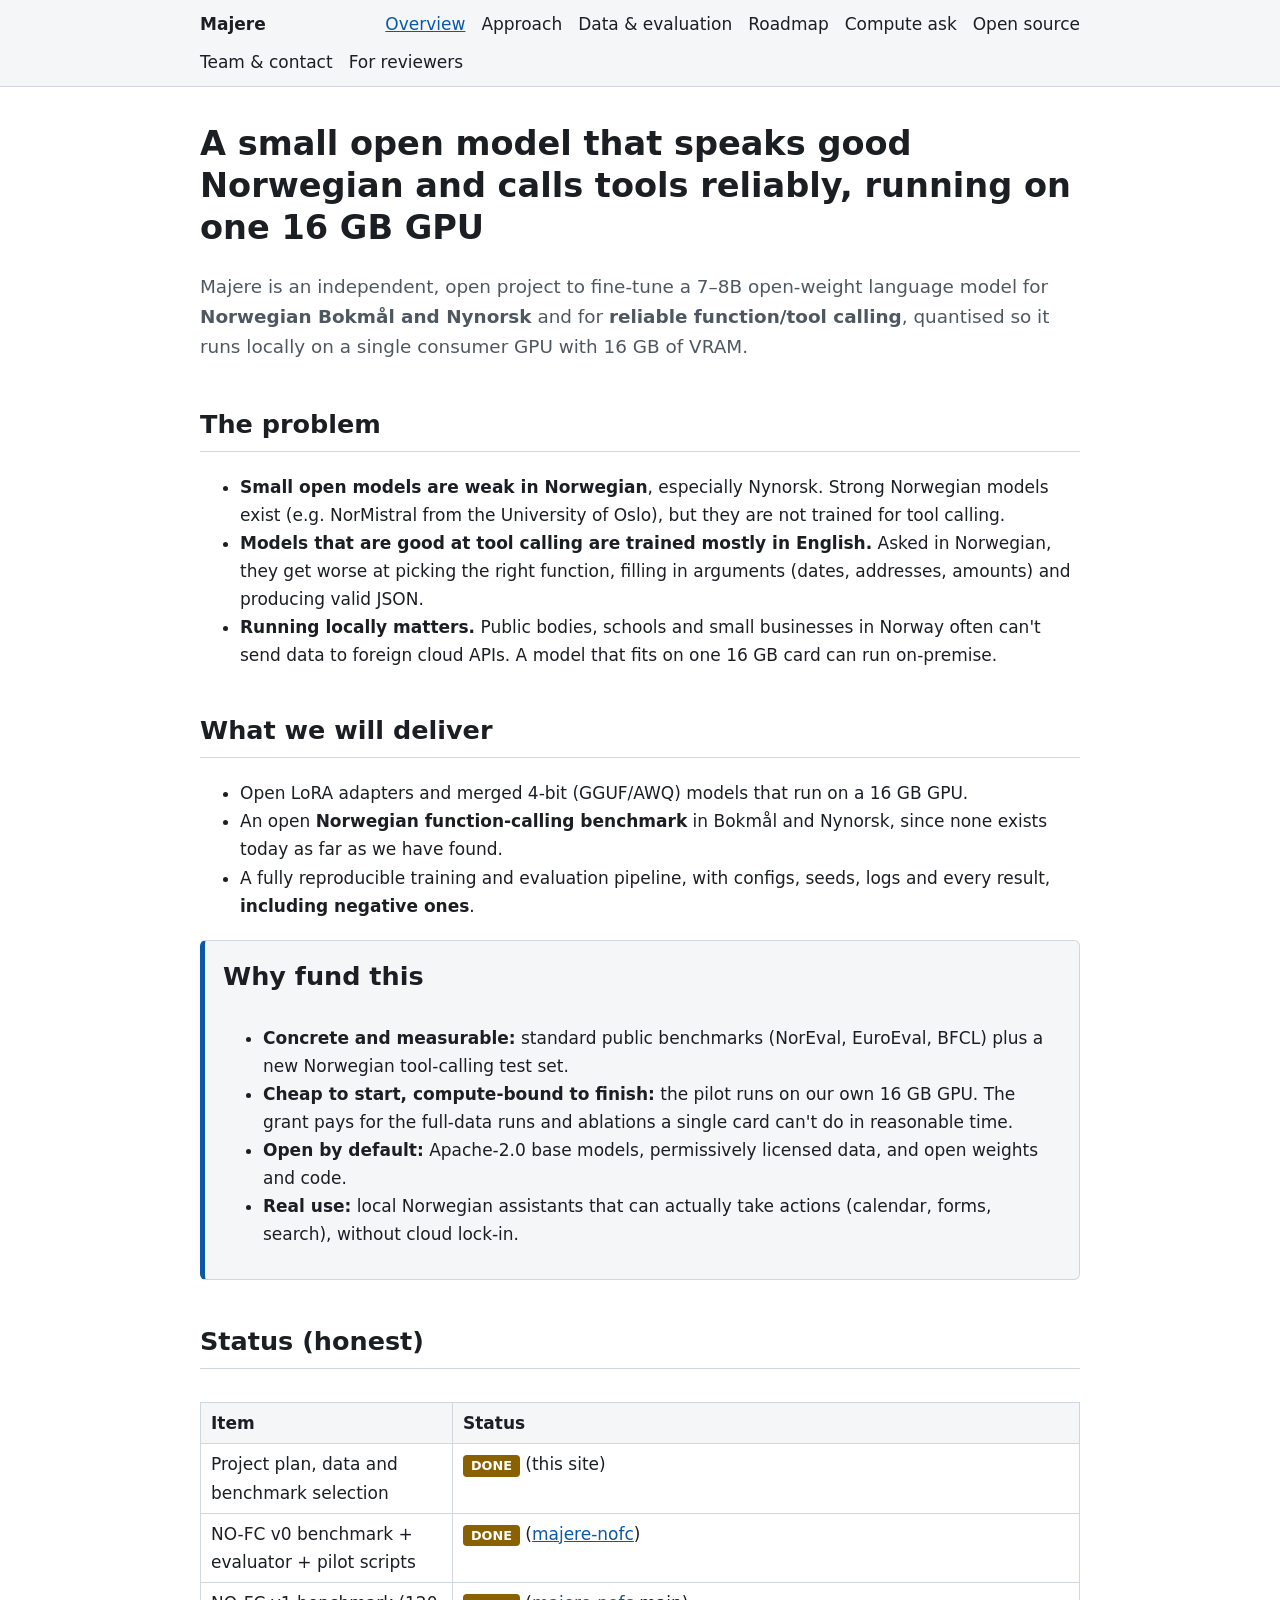
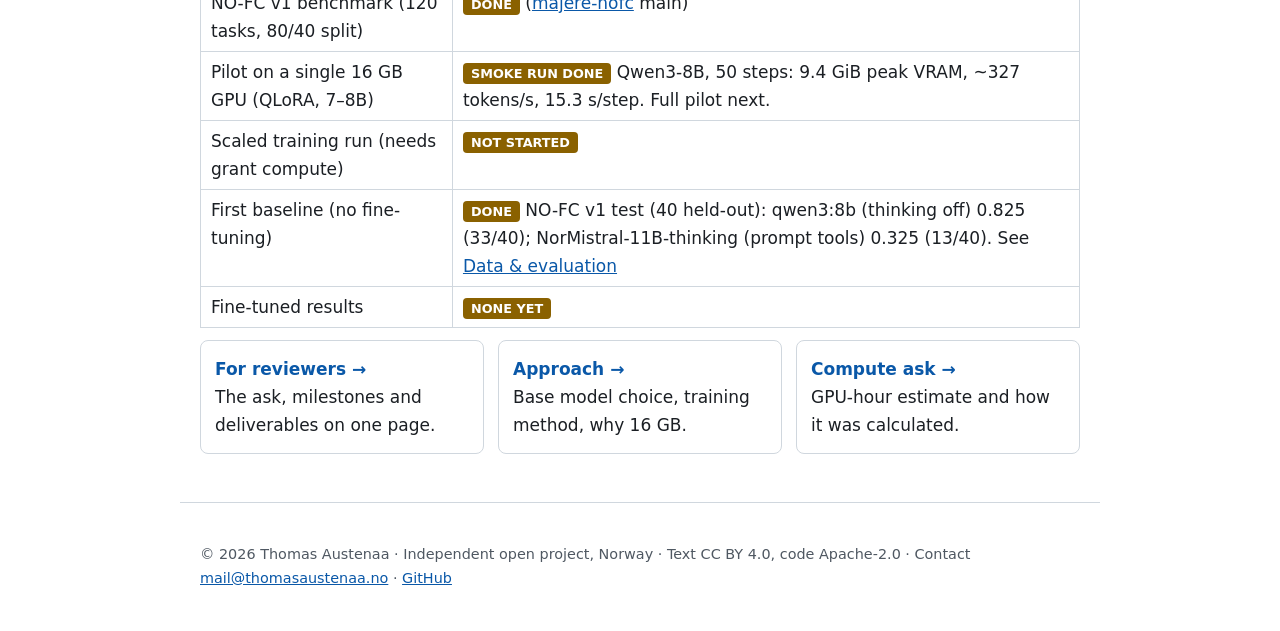
<file: index.html>
<!doctype html><html lang="en"><head><meta charset="utf-8"><meta name="viewport" content="width=device-width,initial-scale=1">
<title>Norwegian LLMs with reliable tool calling · Majere</title><meta name="description" content="Open project: fine-tuning a 7–8B open model for Norwegian (Bokmål and Nynorsk) and reliable function calling, sized to run locally on a single 16 GB GPU. Open data, open evaluation, honest compute plan."><link rel="canonical" href="https://majere.thomasaustenaa.no/">
<meta property="og:type" content="website"><meta property="og:title" content="Norwegian LLMs with reliable tool calling · Majere"><meta property="og:description" content="Open project: fine-tuning a 7–8B open model for Norwegian (Bokmål and Nynorsk) and reliable function calling, sized to run locally on a single 16 GB GPU. Open data, open evaluation, honest compute plan."><meta property="og:url" content="https://majere.thomasaustenaa.no/"><meta property="og:site_name" content="Majere"><meta name="twitter:card" content="summary">
<link rel="icon" href="favicon.svg" type="image/svg+xml"><link rel="stylesheet" href="style.css"></head>
<body><a class="skip" href="#main">Skip to content</a><header><nav aria-label="Main"><a class="brand" href="index.html">Majere</a><a href="index.html" aria-current="page">Overview</a><a href="approach.html">Approach</a><a href="evaluation.html">Data & evaluation</a><a href="roadmap.html">Roadmap</a><a href="compute.html">Compute ask</a><a href="open.html">Open source</a><a href="team.html">Team & contact</a><a href="reviewers.html">For reviewers</a></nav></header><main id="main">

<h1>A small open model that speaks good Norwegian and calls tools reliably, running on one 16 GB GPU</h1>
<p class="lead">Majere is an independent, open project to fine-tune a 7–8B open-weight language model for <b>Norwegian Bokmål and Nynorsk</b> and for <b>reliable function/tool calling</b>, quantised so it runs locally on a single consumer GPU with 16 GB of VRAM.</p>
<h2>The problem</h2>
<ul><li><b>Small open models are weak in Norwegian</b>, especially Nynorsk. Strong Norwegian models exist (e.g. NorMistral from the University of Oslo), but they are not trained for tool calling.</li>
<li><b>Models that are good at tool calling are trained mostly in English.</b> Asked in Norwegian, they get worse at picking the right function, filling in arguments (dates, addresses, amounts) and producing valid JSON.</li>
<li><b>Running locally matters.</b> Public bodies, schools and small businesses in Norway often can't send data to foreign cloud APIs. A model that fits on one 16 GB card can run on-premise.</li></ul>
<h2>What we will deliver</h2>
<ul><li>Open LoRA adapters and merged 4-bit (GGUF/AWQ) models that run on a 16 GB GPU.</li>
<li>An open <b>Norwegian function-calling benchmark</b> in Bokmål and Nynorsk, since none exists today as far as we have found.</li>
<li>A fully reproducible training and evaluation pipeline, with configs, seeds, logs and every result, <b>including negative ones</b>.</li></ul>
<div class="box"><h2 style="margin-top:0;border:0">Why fund this</h2><ul>
<li><b>Concrete and measurable:</b> standard public benchmarks (NorEval, EuroEval, BFCL) plus a new Norwegian tool-calling test set.</li>
<li><b>Cheap to start, compute-bound to finish:</b> the pilot runs on our own 16 GB GPU. The grant pays for the full-data runs and ablations a single card can't do in reasonable time.</li>
<li><b>Open by default:</b> Apache-2.0 base models, permissively licensed data, and open weights and code.</li>
<li><b>Real use:</b> local Norwegian assistants that can actually take actions (calendar, forms, search), without cloud lock-in.</li></ul></div>
<h2>Status (honest)</h2><div class="tablewrap"><table><tr><th>Item</th><th>Status</th></tr><tr><td>Project plan, data and benchmark selection</td><td><span class="tag">DONE</span> (this site)</td></tr><tr><td>NO-FC v0 benchmark + evaluator + pilot scripts</td><td><span class="tag">DONE</span> (<a href="https://github.com/tussienorway/majere-nofc">majere-nofc</a>)</td></tr><tr><td>NO-FC v1 benchmark (120 tasks, 80/40 split)</td><td><span class="tag">DONE</span> (<a href="https://github.com/tussienorway/majere-nofc">majere-nofc</a> main)</td></tr><tr><td>Pilot on a single 16 GB GPU (QLoRA, 7–8B)</td><td><span class="tag">SMOKE RUN DONE</span> Qwen3-8B, 50 steps: 9.4 GiB peak VRAM, ~327 tokens/s, 15.3 s/step. Full pilot next.</td></tr><tr><td>Scaled training run (needs grant compute)</td><td><span class="tag">NOT STARTED</span></td></tr><tr><td>First baseline (no fine-tuning)</td><td><span class="tag">DONE</span> NO-FC v1 test (40 held-out): qwen3:8b (thinking off) 0.825 (33/40); NorMistral-11B-thinking (prompt tools) 0.325 (13/40). See <a href="evaluation.html#baseline">Data &amp; evaluation</a></td></tr><tr><td>Fine-tuned results</td><td><span class="tag">NONE YET</span></td></tr></table></div>
<div class="cards"><a href="reviewers.html"><b>For reviewers →</b><br>The ask, milestones and deliverables on one page.</a><a href="approach.html"><b>Approach →</b><br>Base model choice, training method, why 16 GB.</a><a href="compute.html"><b>Compute ask →</b><br>GPU-hour estimate and how it was calculated.</a></div>
</main><footer>© 2026 Thomas Austenaa · Independent open project, Norway · Text CC BY 4.0, code Apache-2.0 · Contact <a href="mailto:mail@thomasaustenaa.no">mail@thomasaustenaa.no</a> · <a href="https://github.com/tussienorway/majere-nofc">GitHub</a></footer></body></html>
</file>
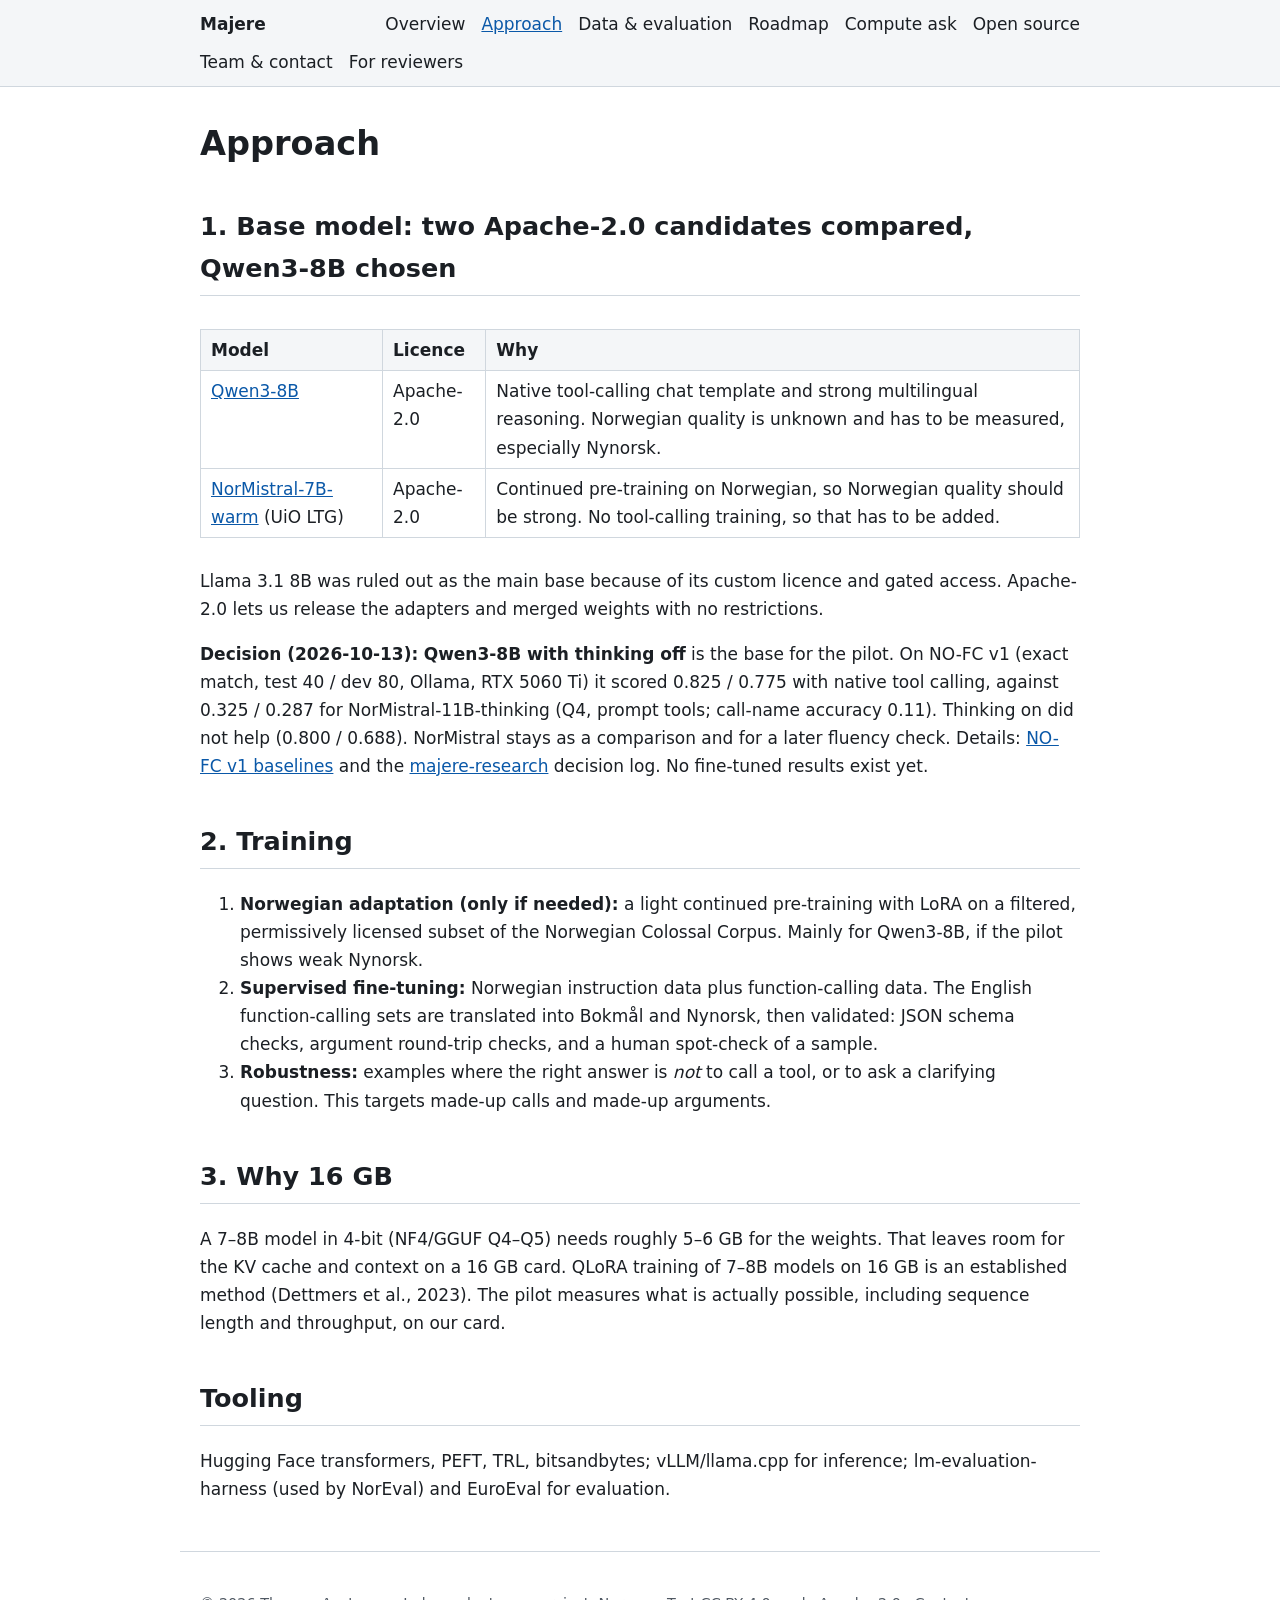
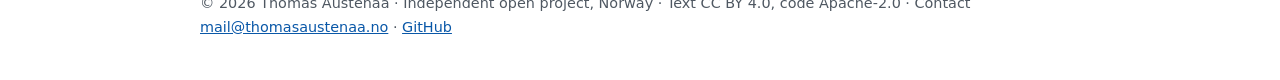
<file: approach.html>
<!doctype html><html lang="en"><head><meta charset="utf-8"><meta name="viewport" content="width=device-width,initial-scale=1">
<title>Approach · Majere</title><meta name="description" content="Open project: fine-tuning a 7–8B open model for Norwegian (Bokmål and Nynorsk) and reliable function calling, sized to run locally on a single 16 GB GPU. Open data, open evaluation, honest compute plan."><link rel="canonical" href="https://majere.thomasaustenaa.no/approach.html">
<meta property="og:type" content="website"><meta property="og:title" content="Approach · Majere"><meta property="og:description" content="Open project: fine-tuning a 7–8B open model for Norwegian (Bokmål and Nynorsk) and reliable function calling, sized to run locally on a single 16 GB GPU. Open data, open evaluation, honest compute plan."><meta property="og:url" content="https://majere.thomasaustenaa.no/approach.html"><meta property="og:site_name" content="Majere"><meta name="twitter:card" content="summary">
<link rel="icon" href="favicon.svg" type="image/svg+xml"><link rel="stylesheet" href="style.css"></head>
<body><a class="skip" href="#main">Skip to content</a><header><nav aria-label="Main"><a class="brand" href="index.html">Majere</a><a href="index.html">Overview</a><a href="approach.html" aria-current="page">Approach</a><a href="evaluation.html">Data & evaluation</a><a href="roadmap.html">Roadmap</a><a href="compute.html">Compute ask</a><a href="open.html">Open source</a><a href="team.html">Team & contact</a><a href="reviewers.html">For reviewers</a></nav></header><main id="main">

<h1>Approach</h1>
<h2>1. Base model: two Apache-2.0 candidates compared, Qwen3-8B chosen</h2>
<div class="tablewrap"><table><tr><th>Model</th><th>Licence</th><th>Why</th></tr><tr><td><a href="https://huggingface.co/Qwen/Qwen3-8B">Qwen3-8B</a></td><td>Apache-2.0</td><td>Native tool-calling chat template and strong multilingual reasoning. Norwegian quality is unknown and has to be measured, especially Nynorsk.</td></tr><tr><td><a href="https://huggingface.co/ltg/normistral-7b-warm">NorMistral-7B-warm</a> (UiO LTG)</td><td>Apache-2.0</td><td>Continued pre-training on Norwegian, so Norwegian quality should be strong. No tool-calling training, so that has to be added.</td></tr></table></div>
<p>Llama 3.1 8B was ruled out as the main base because of its custom licence and gated access. Apache-2.0 lets us release the adapters and merged weights with no restrictions. </p>
<p><b>Decision (2026-10-13):</b> <b>Qwen3-8B with thinking off</b> is the base for the pilot. On NO-FC v1 (exact match, test 40 / dev 80, Ollama, RTX 5060 Ti) it scored 0.825 / 0.775 with native tool calling, against 0.325 / 0.287 for NorMistral-11B-thinking (Q4, prompt tools; call-name accuracy 0.11). Thinking on did not help (0.800 / 0.688). NorMistral stays as a comparison and for a later fluency check. Details: <a href="evaluation.html#v1">NO-FC v1 baselines</a> and the <a href="https://github.com/tussienorway/majere-research">majere-research</a> decision log. No fine-tuned results exist yet.</p>
<h2>2. Training</h2>
<ol><li><b>Norwegian adaptation (only if needed):</b> a light continued pre-training with LoRA on a filtered, permissively licensed subset of the Norwegian Colossal Corpus. Mainly for Qwen3-8B, if the pilot shows weak Nynorsk.</li>
<li><b>Supervised fine-tuning:</b> Norwegian instruction data plus function-calling data. The English function-calling sets are translated into Bokmål and Nynorsk, then validated: JSON schema checks, argument round-trip checks, and a human spot-check of a sample.</li>
<li><b>Robustness:</b> examples where the right answer is <i>not</i> to call a tool, or to ask a clarifying question. This targets made-up calls and made-up arguments.</li></ol>
<h2>3. Why 16 GB</h2>
<p>A 7–8B model in 4-bit (NF4/GGUF Q4–Q5) needs roughly 5–6 GB for the weights. That leaves room for the KV cache and context on a 16 GB card. QLoRA training of 7–8B models on 16 GB is an established method (Dettmers et al., 2023). The pilot measures what is actually possible, including sequence length and throughput, on our card.</p>
<h2>Tooling</h2><p>Hugging Face transformers, PEFT, TRL, bitsandbytes; vLLM/llama.cpp for inference; lm-evaluation-harness (used by NorEval) and EuroEval for evaluation.</p>
</main><footer>© 2026 Thomas Austenaa · Independent open project, Norway · Text CC BY 4.0, code Apache-2.0 · Contact <a href="mailto:mail@thomasaustenaa.no">mail@thomasaustenaa.no</a> · <a href="https://github.com/tussienorway/majere-nofc">GitHub</a></footer></body></html>
</file>
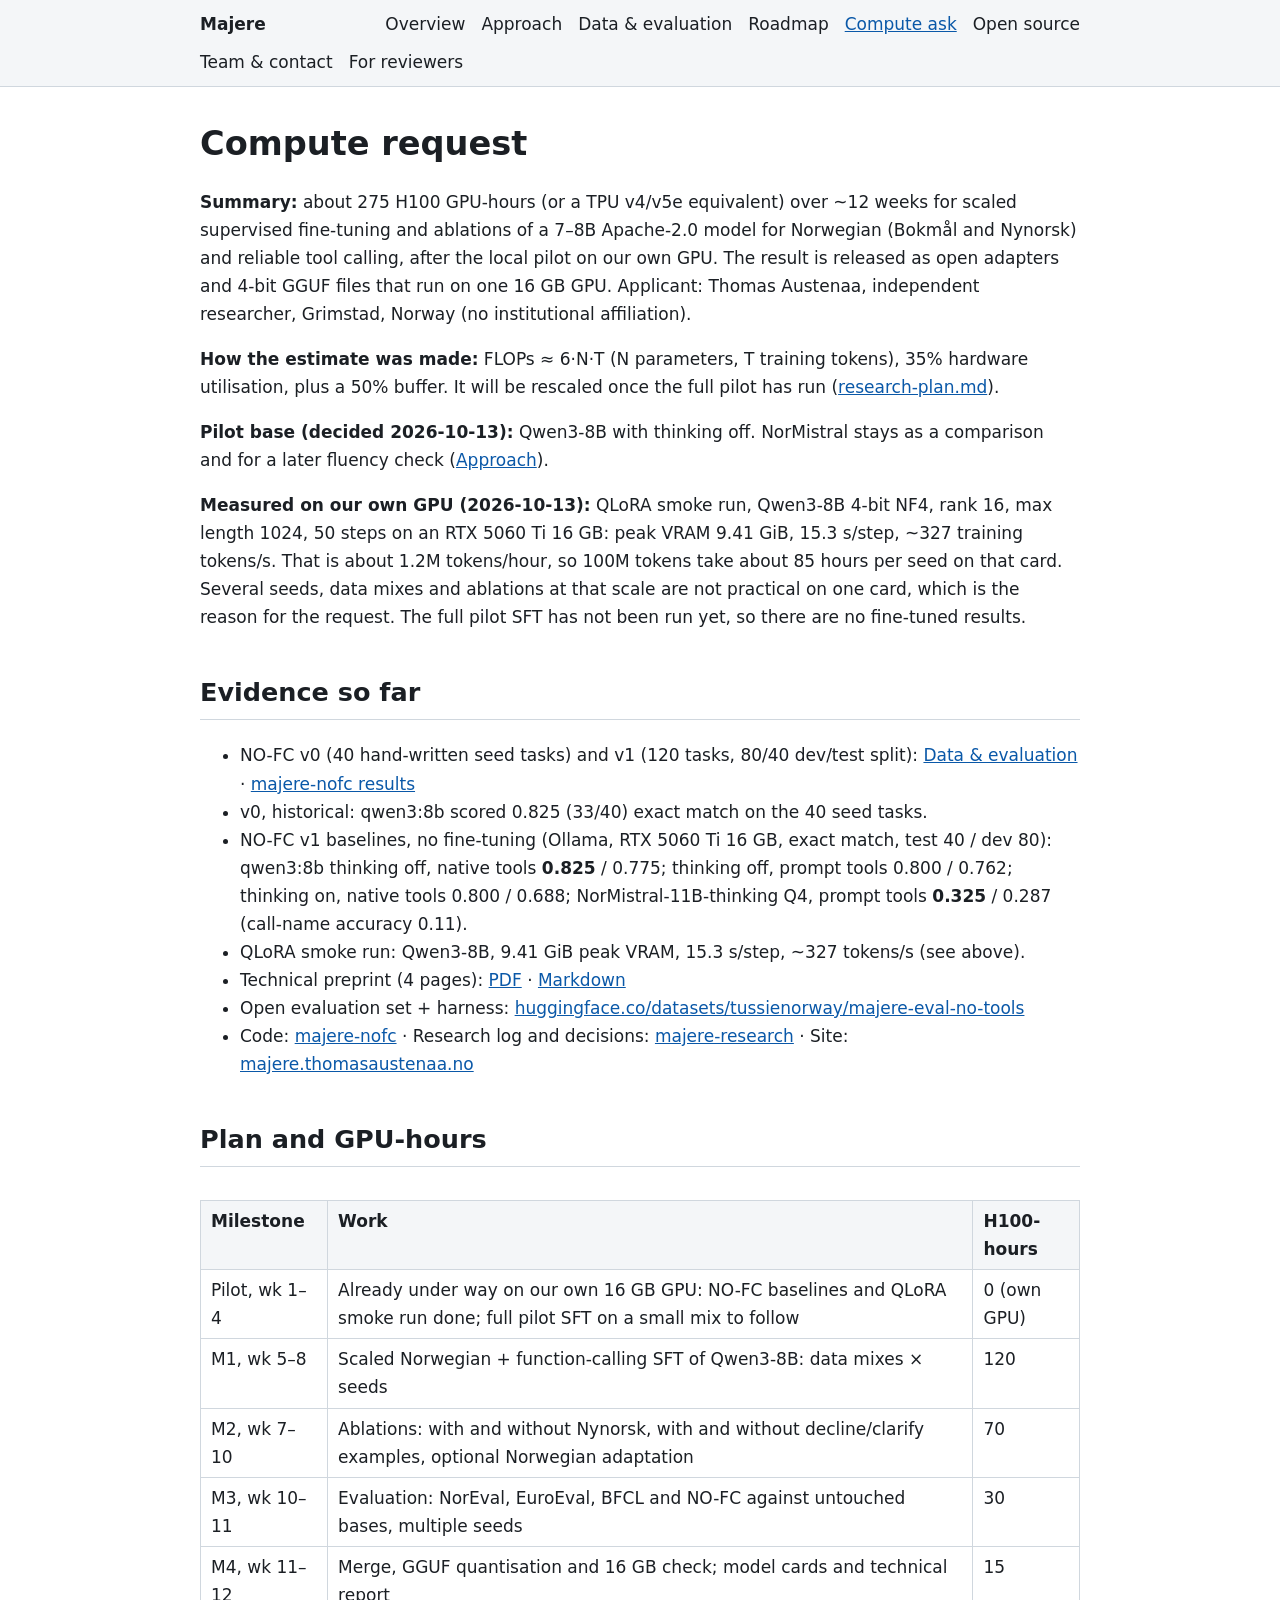
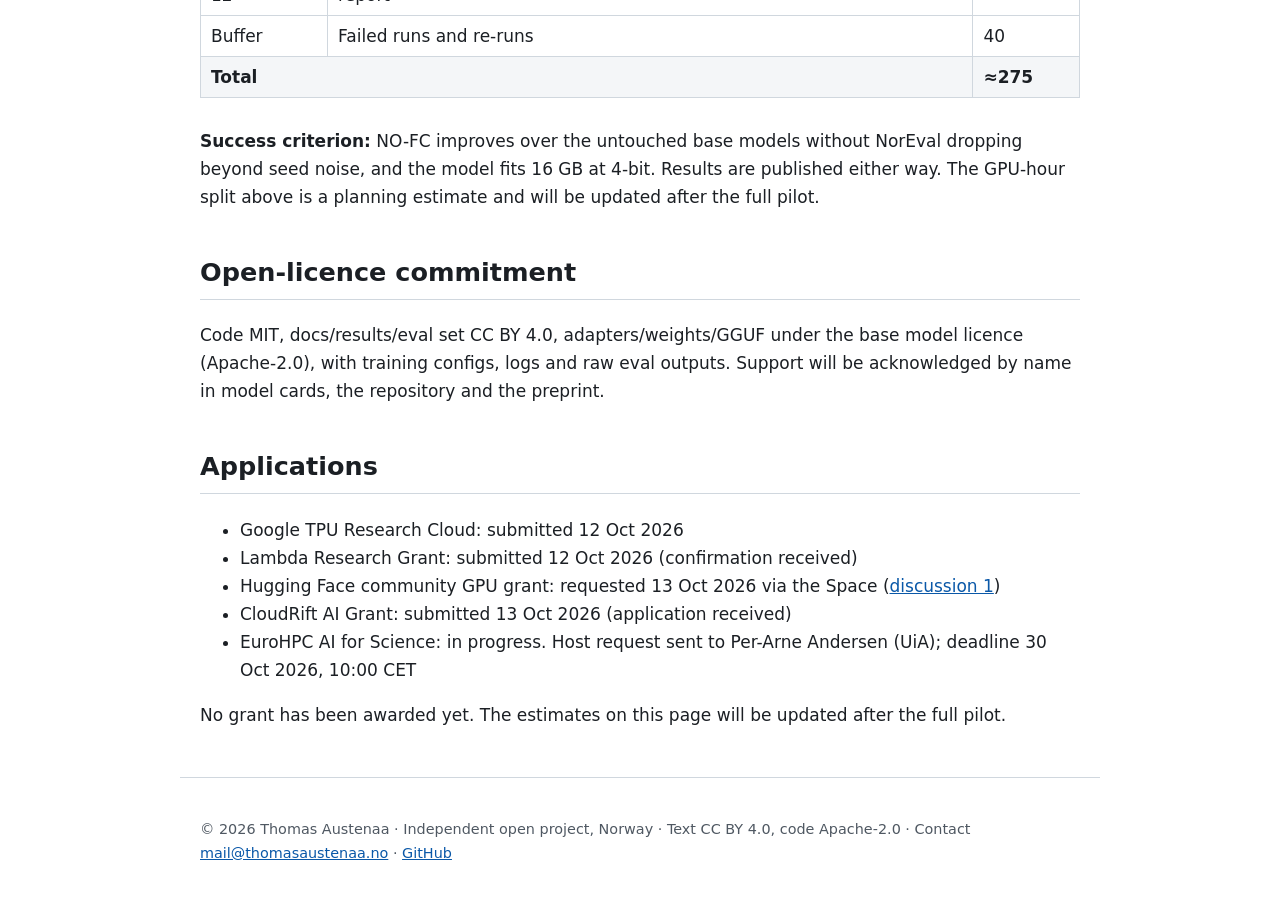
<file: compute.html>
<!doctype html><html lang="en"><head><meta charset="utf-8"><meta name="viewport" content="width=device-width,initial-scale=1">
<title>Compute request · Majere</title><meta name="description" content="Open project: fine-tuning a 7–8B open model for Norwegian (Bokmål and Nynorsk) and reliable function calling, sized to run locally on a single 16 GB GPU. Open data, open evaluation, honest compute plan."><link rel="canonical" href="https://majere.thomasaustenaa.no/compute.html">
<meta property="og:type" content="website"><meta property="og:title" content="Compute ask · Majere"><meta property="og:description" content="Open project: fine-tuning a 7–8B open model for Norwegian (Bokmål and Nynorsk) and reliable function calling, sized to run locally on a single 16 GB GPU. Open data, open evaluation, honest compute plan."><meta property="og:url" content="https://majere.thomasaustenaa.no/compute.html"><meta property="og:site_name" content="Majere"><meta name="twitter:card" content="summary">
<link rel="icon" href="favicon.svg" type="image/svg+xml"><link rel="stylesheet" href="style.css"></head>
<body><a class="skip" href="#main">Skip to content</a><header><nav aria-label="Main"><a class="brand" href="index.html">Majere</a><a href="index.html">Overview</a><a href="approach.html">Approach</a><a href="evaluation.html">Data & evaluation</a><a href="roadmap.html">Roadmap</a><a href="compute.html" aria-current="page">Compute ask</a><a href="open.html">Open source</a><a href="team.html">Team & contact</a><a href="reviewers.html">For reviewers</a></nav></header><main id="main">
<h1>Compute request</h1>
<p><b>Summary:</b> about 275 H100 GPU-hours (or a TPU v4/v5e equivalent) over ~12 weeks for scaled supervised fine-tuning and ablations of a 7–8B Apache-2.0 model for Norwegian (Bokmål and Nynorsk) and reliable tool calling, after the local pilot on our own GPU. The result is released as open adapters and 4-bit GGUF files that run on one 16 GB GPU. Applicant: Thomas Austenaa, independent researcher, Grimstad, Norway (no institutional affiliation).</p>
<p><b>How the estimate was made:</b> FLOPs ≈ 6·N·T (N parameters, T training tokens), 35% hardware utilisation, plus a 50% buffer. It will be rescaled once the full pilot has run (<a href="https://github.com/tussienorway/majere-research/blob/main/research-plan.md">research-plan.md</a>).</p>
<p><b>Pilot base (decided 2026-10-13):</b> Qwen3-8B with thinking off. NorMistral stays as a comparison and for a later fluency check (<a href="approach.html">Approach</a>).</p>
<p><b>Measured on our own GPU (2026-10-13):</b> QLoRA smoke run, Qwen3-8B 4-bit NF4, rank 16, max length 1024, 50 steps on an RTX 5060 Ti 16 GB: peak VRAM 9.41 GiB, 15.3 s/step, ~327 training tokens/s. That is about 1.2M tokens/hour, so 100M tokens take about 85 hours per seed on that card. Several seeds, data mixes and ablations at that scale are not practical on one card, which is the reason for the request. The full pilot SFT has not been run yet, so there are no fine-tuned results.</p>
<h2>Evidence so far</h2><ul>
<li>NO-FC v0 (40 hand-written seed tasks) and v1 (120 tasks, 80/40 dev/test split): <a href="evaluation.html#baseline">Data &amp; evaluation</a> · <a href="https://github.com/tussienorway/majere-nofc/tree/main/results">majere-nofc results</a></li>
<li>v0, historical: qwen3:8b scored 0.825 (33/40) exact match on the 40 seed tasks.</li>
<li>NO-FC v1 baselines, no fine-tuning (Ollama, RTX 5060 Ti 16 GB, exact match, test 40 / dev 80): qwen3:8b thinking off, native tools <b>0.825</b> / 0.775; thinking off, prompt tools 0.800 / 0.762; thinking on, native tools 0.800 / 0.688; NorMistral-11B-thinking Q4, prompt tools <b>0.325</b> / 0.287 (call-name accuracy 0.11).</li>
<li>QLoRA smoke run: Qwen3-8B, 9.41 GiB peak VRAM, 15.3 s/step, ~327 tokens/s (see above).</li>
<li>Technical preprint (4 pages): <a href="https://github.com/tussienorway/majere-research/blob/main/paper/majere-preprint.pdf">PDF</a> · <a href="https://github.com/tussienorway/majere-research/blob/main/paper/majere-preprint.md">Markdown</a></li>
<li>Open evaluation set + harness: <a href="https://huggingface.co/datasets/tussienorway/majere-eval-no-tools">huggingface.co/datasets/tussienorway/majere-eval-no-tools</a></li>
<li>Code: <a href="https://github.com/tussienorway/majere-nofc">majere-nofc</a> · Research log and decisions: <a href="https://github.com/tussienorway/majere-research">majere-research</a> · Site: <a href="https://majere.thomasaustenaa.no">majere.thomasaustenaa.no</a></li></ul>
<h2>Plan and GPU-hours</h2>
<div class="tablewrap"><table><tr><th>Milestone</th><th>Work</th><th>H100-hours</th></tr>
<tr><td>Pilot, wk 1–4</td><td>Already under way on our own 16 GB GPU: NO-FC baselines and QLoRA smoke run done; full pilot SFT on a small mix to follow</td><td>0 (own GPU)</td></tr>
<tr><td>M1, wk 5–8</td><td>Scaled Norwegian + function-calling SFT of Qwen3-8B: data mixes × seeds</td><td>120</td></tr>
<tr><td>M2, wk 7–10</td><td>Ablations: with and without Nynorsk, with and without decline/clarify examples, optional Norwegian adaptation</td><td>70</td></tr>
<tr><td>M3, wk 10–11</td><td>Evaluation: NorEval, EuroEval, BFCL and NO-FC against untouched bases, multiple seeds</td><td>30</td></tr>
<tr><td>M4, wk 11–12</td><td>Merge, GGUF quantisation and 16 GB check; model cards and technical report</td><td>15</td></tr>
<tr><td>Buffer</td><td>Failed runs and re-runs</td><td>40</td></tr>
<tr><th colspan="2">Total</th><th>≈275</th></tr></table></div>
<p><b>Success criterion:</b> NO-FC improves over the untouched base models without NorEval dropping beyond seed noise, and the model fits 16 GB at 4-bit. Results are published either way. The GPU-hour split above is a planning estimate and will be updated after the full pilot.</p>
<h2>Open-licence commitment</h2>
<p>Code MIT, docs/results/eval set CC BY 4.0, adapters/weights/GGUF under the base model licence (Apache-2.0), with training configs, logs and raw eval outputs. Support will be acknowledged by name in model cards, the repository and the preprint.</p>
<h2>Applications</h2><ul><li>Google TPU Research Cloud: submitted 12 Oct 2026</li><li>Lambda Research Grant: submitted 12 Oct 2026 (confirmation received)</li><li>Hugging Face community GPU grant: requested 13 Oct 2026 via the Space (<a href="https://huggingface.co/spaces/tussienorway/majere-demo/discussions/1">discussion 1</a>)</li><li>CloudRift AI Grant: submitted 13 Oct 2026 (application received)</li><li>EuroHPC AI for Science: in progress. Host request sent to Per-Arne Andersen (UiA); deadline 30 Oct 2026, 10:00 CET</li></ul>
<p>No grant has been awarded yet. The estimates on this page will be updated after the full pilot.</p>
</main><footer>© 2026 Thomas Austenaa · Independent open project, Norway · Text CC BY 4.0, code Apache-2.0 · Contact <a href="mailto:mail@thomasaustenaa.no">mail@thomasaustenaa.no</a> · <a href="https://github.com/tussienorway/majere-nofc">GitHub</a></footer></body></html>
</file>
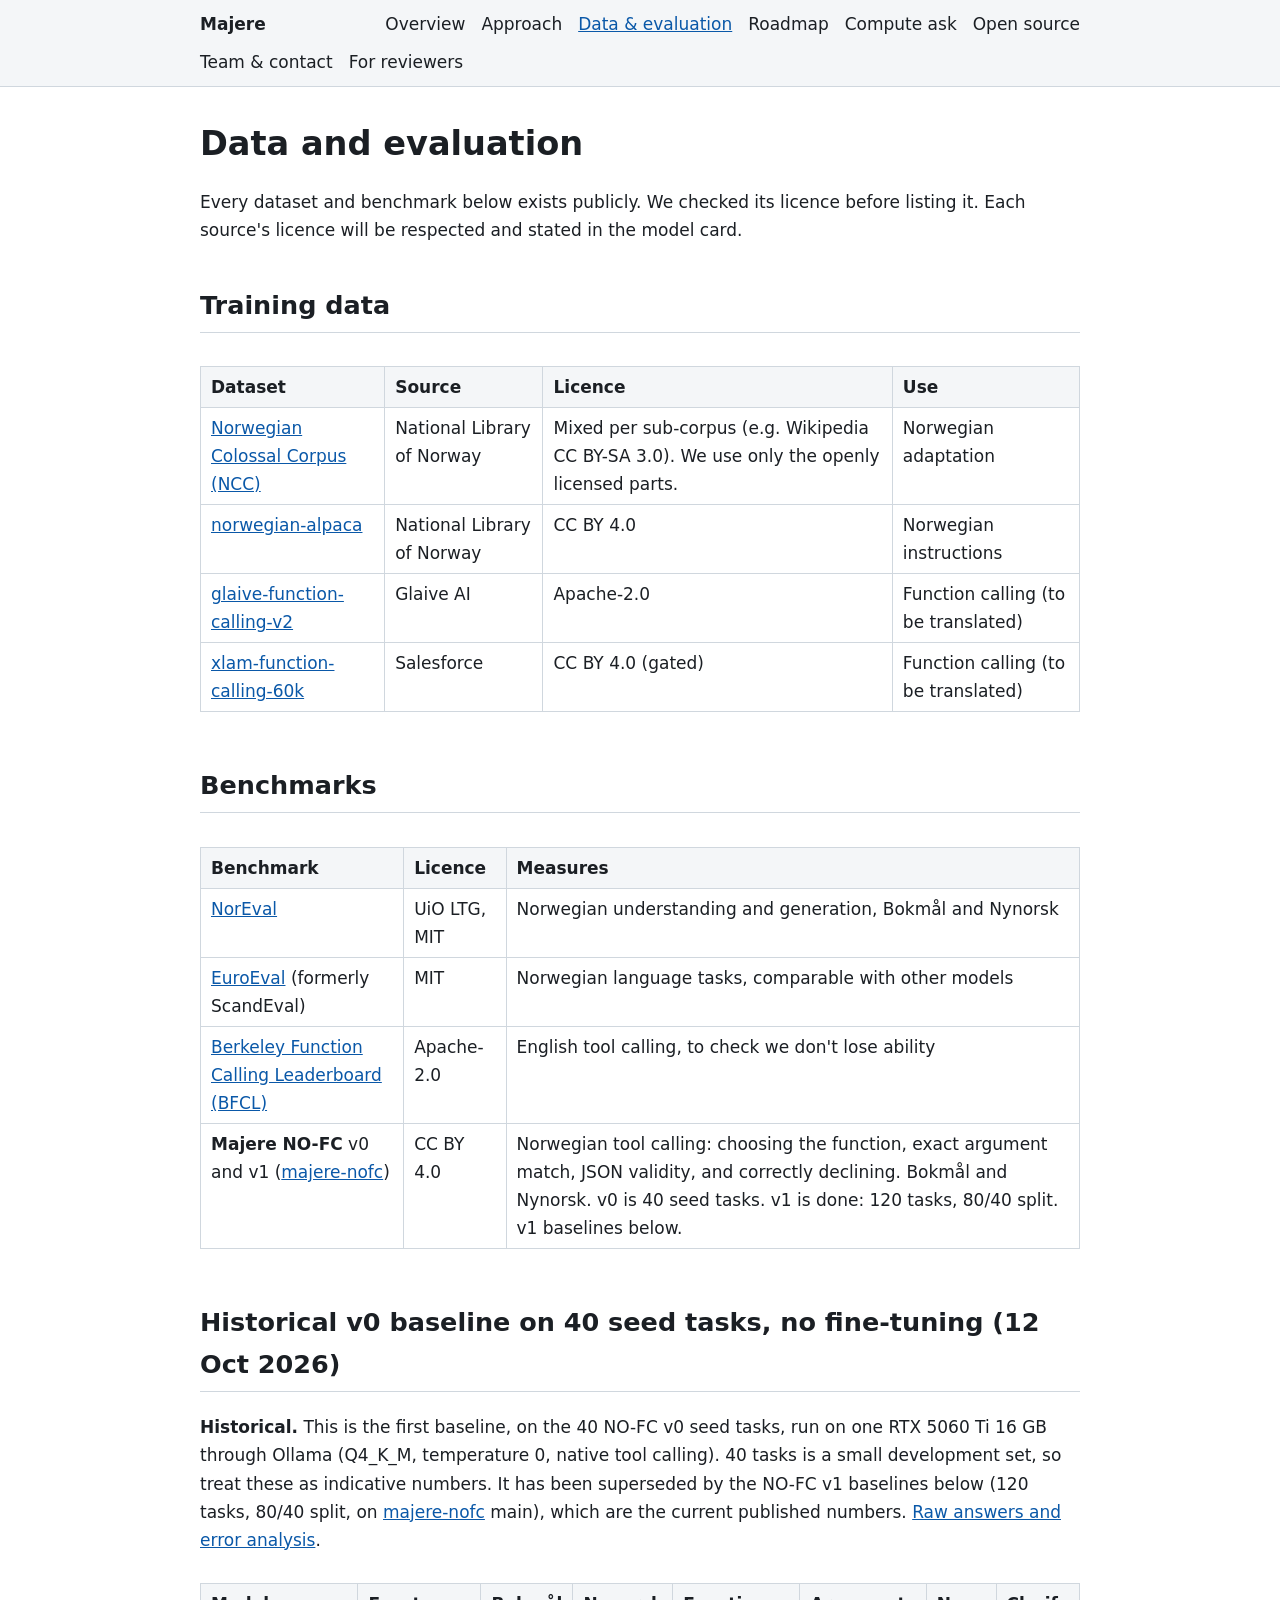
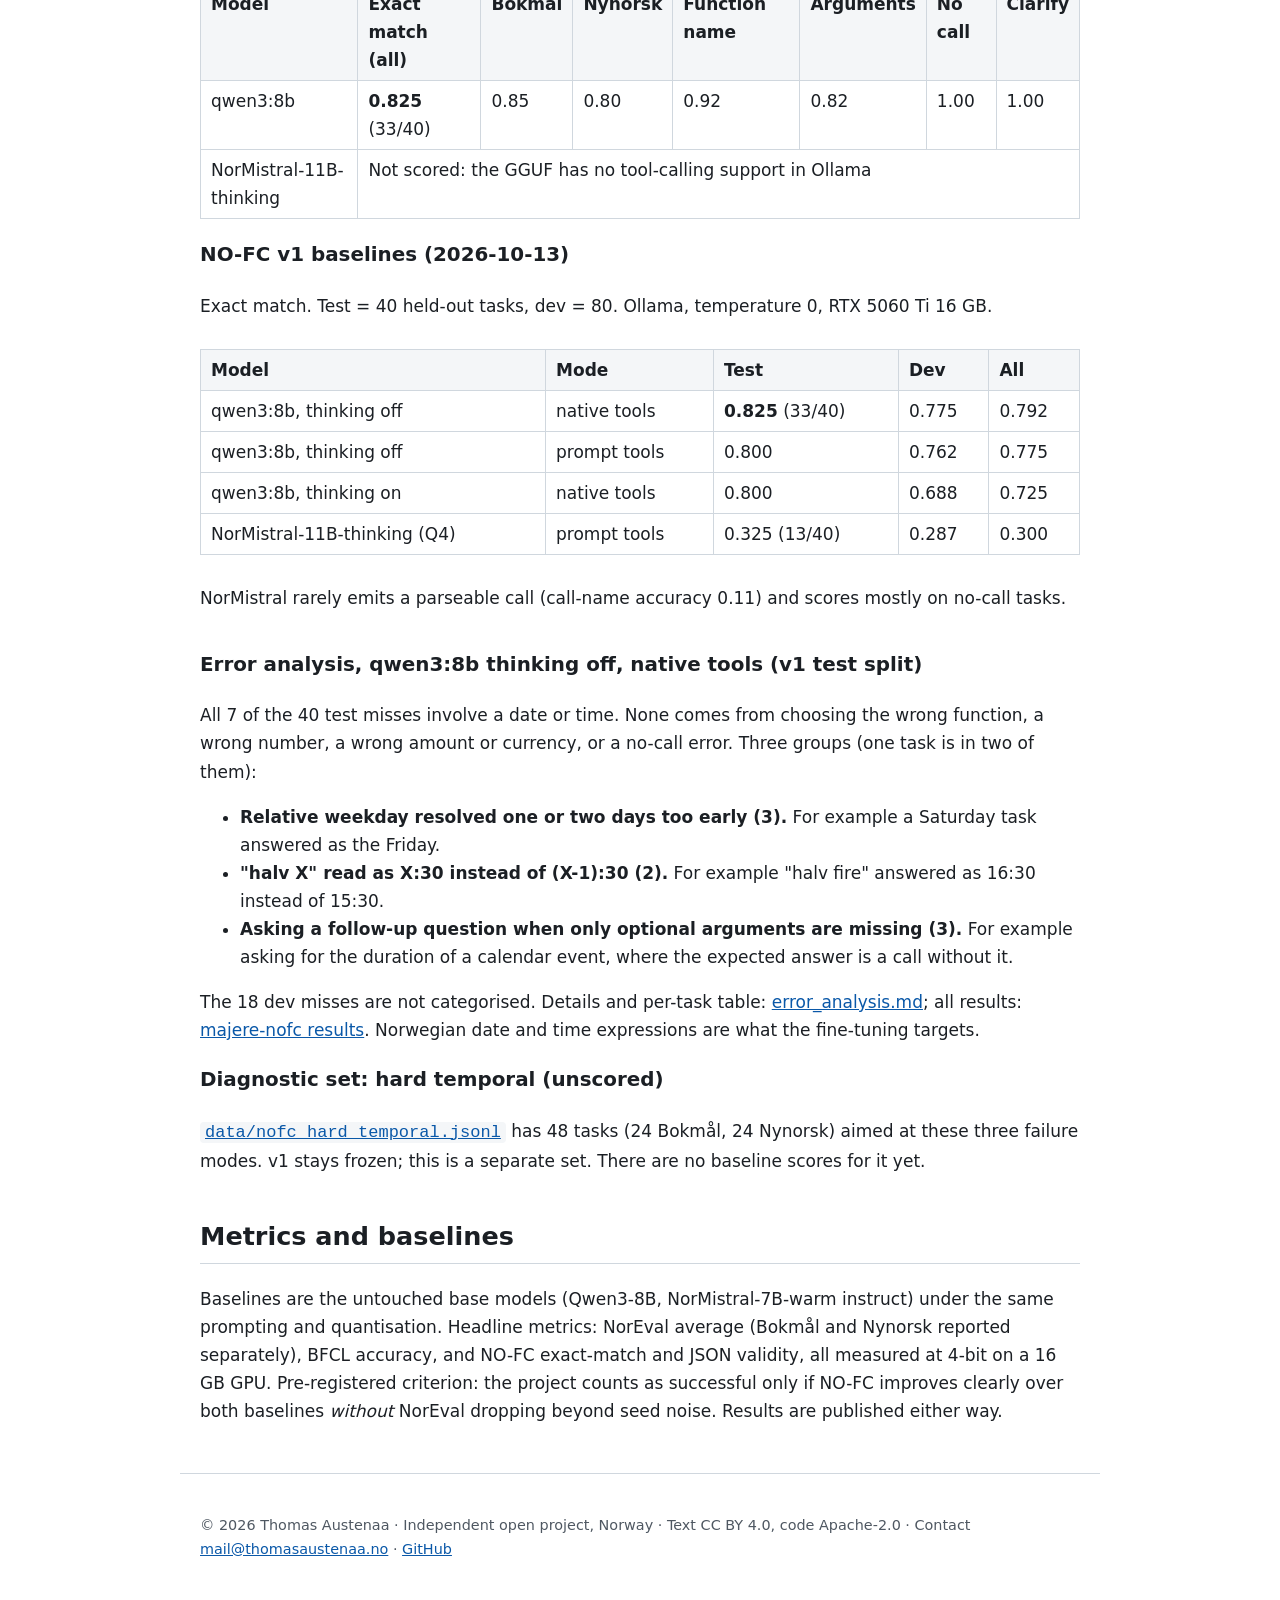
<file: evaluation.html>
<!doctype html><html lang="en"><head><meta charset="utf-8"><meta name="viewport" content="width=device-width,initial-scale=1">
<title>Data & evaluation · Majere</title><meta name="description" content="Open project: fine-tuning a 7–8B open model for Norwegian (Bokmål and Nynorsk) and reliable function calling, sized to run locally on a single 16 GB GPU. Open data, open evaluation, honest compute plan."><link rel="canonical" href="https://majere.thomasaustenaa.no/evaluation.html">
<meta property="og:type" content="website"><meta property="og:title" content="Data & evaluation · Majere"><meta property="og:description" content="Open project: fine-tuning a 7–8B open model for Norwegian (Bokmål and Nynorsk) and reliable function calling, sized to run locally on a single 16 GB GPU. Open data, open evaluation, honest compute plan."><meta property="og:url" content="https://majere.thomasaustenaa.no/evaluation.html"><meta property="og:site_name" content="Majere"><meta name="twitter:card" content="summary">
<link rel="icon" href="favicon.svg" type="image/svg+xml"><link rel="stylesheet" href="style.css"></head>
<body><a class="skip" href="#main">Skip to content</a><header><nav aria-label="Main"><a class="brand" href="index.html">Majere</a><a href="index.html">Overview</a><a href="approach.html">Approach</a><a href="evaluation.html" aria-current="page">Data & evaluation</a><a href="roadmap.html">Roadmap</a><a href="compute.html">Compute ask</a><a href="open.html">Open source</a><a href="team.html">Team & contact</a><a href="reviewers.html">For reviewers</a></nav></header><main id="main">

<h1>Data and evaluation</h1><p>Every dataset and benchmark below exists publicly. We checked its licence before listing it. Each source's licence will be respected and stated in the model card.</p>
<h2>Training data</h2>
<div class="tablewrap"><table><tr><th>Dataset</th><th>Source</th><th>Licence</th><th>Use</th></tr><tr><td><a href="https://huggingface.co/datasets/NbAiLab/NCC">Norwegian Colossal Corpus (NCC)</a></td><td>National Library of Norway</td><td>Mixed per sub-corpus (e.g. Wikipedia CC BY-SA 3.0). We use only the openly licensed parts.</td><td>Norwegian adaptation</td></tr><tr><td><a href="https://huggingface.co/datasets/NbAiLab/norwegian-alpaca">norwegian-alpaca</a></td><td>National Library of Norway</td><td>CC BY 4.0</td><td>Norwegian instructions</td></tr><tr><td><a href="https://huggingface.co/datasets/glaiveai/glaive-function-calling-v2">glaive-function-calling-v2</a></td><td>Glaive AI</td><td>Apache-2.0</td><td>Function calling (to be translated)</td></tr><tr><td><a href="https://huggingface.co/datasets/Salesforce/xlam-function-calling-60k">xlam-function-calling-60k</a></td><td>Salesforce</td><td>CC BY 4.0 (gated)</td><td>Function calling (to be translated)</td></tr></table></div>
<h2>Benchmarks</h2>
<div class="tablewrap"><table><tr><th>Benchmark</th><th>Licence</th><th>Measures</th></tr><tr><td><a href="https://github.com/ltgoslo/noreval">NorEval</a></td><td>UiO LTG, MIT</td><td>Norwegian understanding and generation, Bokmål and Nynorsk</td></tr><tr><td><a href="https://github.com/EuroEval/EuroEval">EuroEval</a> (formerly ScandEval)</td><td>MIT</td><td>Norwegian language tasks, comparable with other models</td></tr><tr><td><a href="https://huggingface.co/datasets/gorilla-llm/Berkeley-Function-Calling-Leaderboard">Berkeley Function Calling Leaderboard (BFCL)</a></td><td>Apache-2.0</td><td>English tool calling, to check we don't lose ability</td></tr><tr><td><b>Majere NO-FC</b> v0 and v1 (<a href="https://github.com/tussienorway/majere-nofc">majere-nofc</a>)</td><td>CC BY 4.0</td><td>Norwegian tool calling: choosing the function, exact argument match, JSON validity, and correctly declining. Bokmål and Nynorsk. v0 is 40 seed tasks. v1 is done: 120 tasks, 80/40 split. v1 baselines below.</td></tr></table></div>
<h2 id="baseline">Historical v0 baseline on 40 seed tasks, no fine-tuning (12 Oct 2026)</h2>
<p><b>Historical.</b> This is the first baseline, on the 40 NO-FC v0 seed tasks, run on one RTX 5060 Ti 16 GB through Ollama (Q4_K_M, temperature 0, native tool calling). 40 tasks is a small development set, so treat these as indicative numbers. It has been superseded by the NO-FC v1 baselines below (120 tasks, 80/40 split, on <a href="https://github.com/tussienorway/majere-nofc">majere-nofc</a> main), which are the current published numbers. <a href="https://github.com/tussienorway/majere-nofc/tree/main/results">Raw answers and error analysis</a>.</p>
<div class="tablewrap"><table><tr><th>Model</th><th>Exact match (all)</th><th>Bokmål</th><th>Nynorsk</th><th>Function name</th><th>Arguments</th><th>No call</th><th>Clarify</th></tr>
<tr><td>qwen3:8b</td><td><b>0.825</b> (33/40)</td><td>0.85</td><td>0.80</td><td>0.92</td><td>0.82</td><td>1.00</td><td>1.00</td></tr>
<tr><td>NorMistral-11B-thinking</td><td colspan="7">Not scored: the GGUF has no tool-calling support in Ollama</td></tr></table>
<h3 id="v1">NO-FC v1 baselines (2026-10-13)</h3><p>Exact match. Test = 40 held-out tasks, dev = 80. Ollama, temperature 0, RTX 5060 Ti 16 GB.</p><div class="tablewrap"><table><tr><th>Model</th><th>Mode</th><th>Test</th><th>Dev</th><th>All</th></tr><tr><td>qwen3:8b, thinking off</td><td>native tools</td><td><b>0.825</b> (33/40)</td><td>0.775</td><td>0.792</td></tr><tr><td>qwen3:8b, thinking off</td><td>prompt tools</td><td>0.800</td><td>0.762</td><td>0.775</td></tr><tr><td>qwen3:8b, thinking on</td><td>native tools</td><td>0.800</td><td>0.688</td><td>0.725</td></tr><tr><td>NorMistral-11B-thinking (Q4)</td><td>prompt tools</td><td>0.325 (13/40)</td><td>0.287</td><td>0.300</td></tr></table></div><p>NorMistral rarely emits a parseable call (call-name accuracy 0.11) and scores mostly on no-call tasks.</p></div>
<h3 id="v1-errors">Error analysis, qwen3:8b thinking off, native tools (v1 test split)</h3>
<p>All 7 of the 40 test misses involve a date or time. None comes from choosing the wrong function, a wrong number, a wrong amount or currency, or a no-call error. Three groups (one task is in two of them):</p>
<ul>
<li><b>Relative weekday resolved one or two days too early (3).</b> For example a Saturday task answered as the Friday.</li>
<li><b>"halv X" read as X:30 instead of (X-1):30 (2).</b> For example "halv fire" answered as 16:30 instead of 15:30.</li>
<li><b>Asking a follow-up question when only optional arguments are missing (3).</b> For example asking for the duration of a calendar event, where the expected answer is a call without it.</li>
</ul>
<p>The 18 dev misses are not categorised. Details and per-task table: <a href="https://github.com/tussienorway/majere-nofc/blob/main/results/v1/error_analysis.md">error_analysis.md</a>; all results: <a href="https://github.com/tussienorway/majere-nofc/tree/main/results">majere-nofc results</a>. Norwegian date and time expressions are what the fine-tuning targets.</p>
<h3 id="hard-temporal">Diagnostic set: hard temporal (unscored)</h3>
<p><a href="https://github.com/tussienorway/majere-nofc/blob/main/data/nofc_hard_temporal.jsonl"><code>data/nofc_hard_temporal.jsonl</code></a> has 48 tasks (24 Bokmål, 24 Nynorsk) aimed at these three failure modes. v1 stays frozen; this is a separate set. There are no baseline scores for it yet.</p>
<h2>Metrics and baselines</h2><p>Baselines are the untouched base models (Qwen3-8B, NorMistral-7B-warm instruct) under the same prompting and quantisation. Headline metrics: NorEval average (Bokmål and Nynorsk reported separately), BFCL accuracy, and NO-FC exact-match and JSON validity, all measured at 4-bit on a 16 GB GPU. Pre-registered criterion: the project counts as successful only if NO-FC improves clearly over both baselines <i>without</i> NorEval dropping beyond seed noise. Results are published either way.</p>
</main><footer>© 2026 Thomas Austenaa · Independent open project, Norway · Text CC BY 4.0, code Apache-2.0 · Contact <a href="mailto:mail@thomasaustenaa.no">mail@thomasaustenaa.no</a> · <a href="https://github.com/tussienorway/majere-nofc">GitHub</a></footer></body></html>
</file>
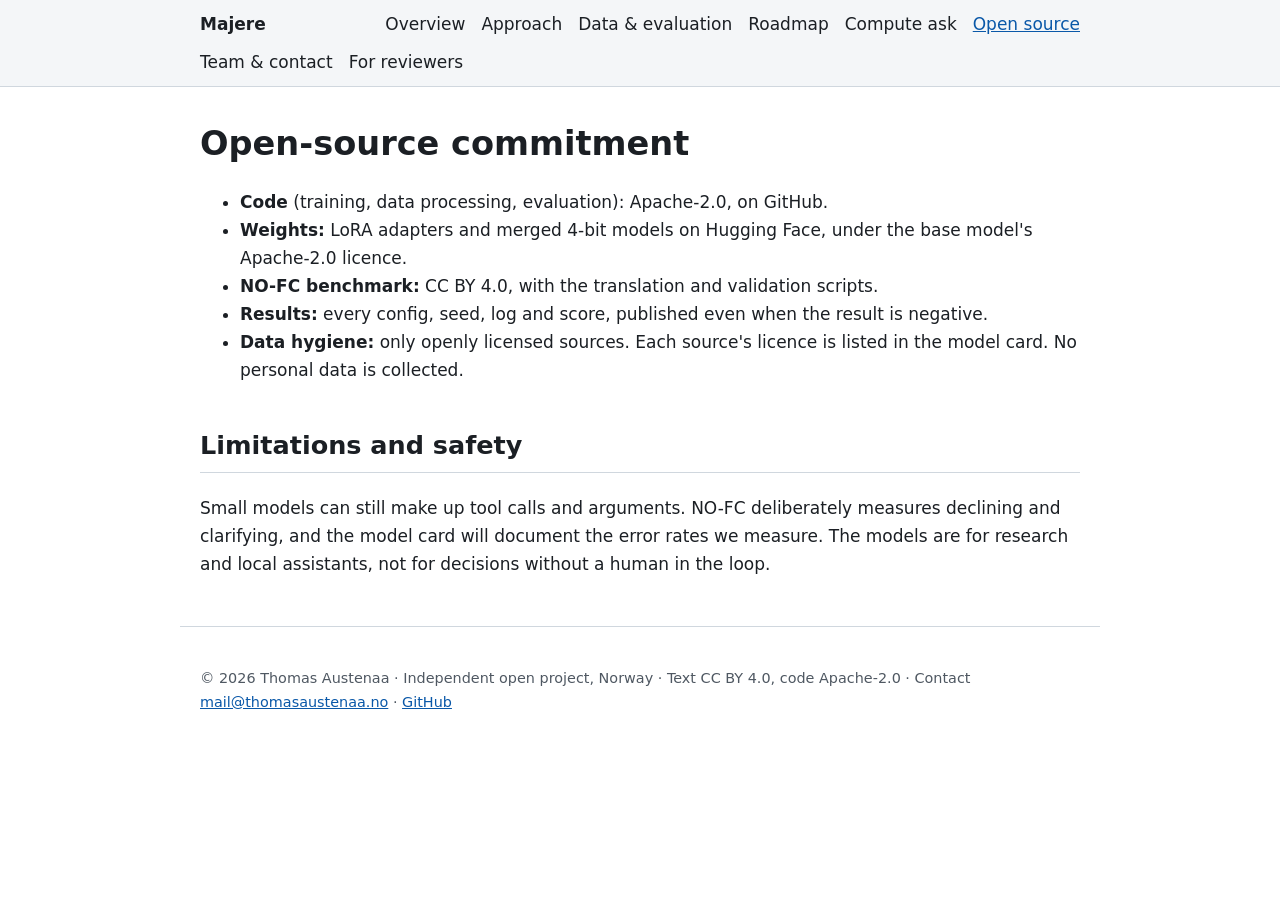
<file: open.html>
<!doctype html><html lang="en"><head><meta charset="utf-8"><meta name="viewport" content="width=device-width,initial-scale=1">
<title>Open source · Majere</title><meta name="description" content="Open project: fine-tuning a 7–8B open model for Norwegian (Bokmål and Nynorsk) and reliable function calling, sized to run locally on a single 16 GB GPU. Open data, open evaluation, honest compute plan."><link rel="canonical" href="https://majere.thomasaustenaa.no/open.html">
<meta property="og:type" content="website"><meta property="og:title" content="Open source · Majere"><meta property="og:description" content="Open project: fine-tuning a 7–8B open model for Norwegian (Bokmål and Nynorsk) and reliable function calling, sized to run locally on a single 16 GB GPU. Open data, open evaluation, honest compute plan."><meta property="og:url" content="https://majere.thomasaustenaa.no/open.html"><meta property="og:site_name" content="Majere"><meta name="twitter:card" content="summary">
<link rel="icon" href="favicon.svg" type="image/svg+xml"><link rel="stylesheet" href="style.css"></head>
<body><a class="skip" href="#main">Skip to content</a><header><nav aria-label="Main"><a class="brand" href="index.html">Majere</a><a href="index.html">Overview</a><a href="approach.html">Approach</a><a href="evaluation.html">Data & evaluation</a><a href="roadmap.html">Roadmap</a><a href="compute.html">Compute ask</a><a href="open.html" aria-current="page">Open source</a><a href="team.html">Team & contact</a><a href="reviewers.html">For reviewers</a></nav></header><main id="main">

<h1>Open-source commitment</h1><ul>
<li><b>Code</b> (training, data processing, evaluation): Apache-2.0, on GitHub.</li>
<li><b>Weights:</b> LoRA adapters and merged 4-bit models on Hugging Face, under the base model's Apache-2.0 licence.</li>
<li><b>NO-FC benchmark:</b> CC BY 4.0, with the translation and validation scripts.</li>
<li><b>Results:</b> every config, seed, log and score, published even when the result is negative.</li>
<li><b>Data hygiene:</b> only openly licensed sources. Each source's licence is listed in the model card. No personal data is collected.</li></ul>
<h2>Limitations and safety</h2><p>Small models can still make up tool calls and arguments. NO-FC deliberately measures declining and clarifying, and the model card will document the error rates we measure. The models are for research and local assistants, not for decisions without a human in the loop.</p>
</main><footer>© 2026 Thomas Austenaa · Independent open project, Norway · Text CC BY 4.0, code Apache-2.0 · Contact <a href="mailto:mail@thomasaustenaa.no">mail@thomasaustenaa.no</a> · <a href="https://github.com/tussienorway/majere-nofc">GitHub</a></footer></body></html>
</file>
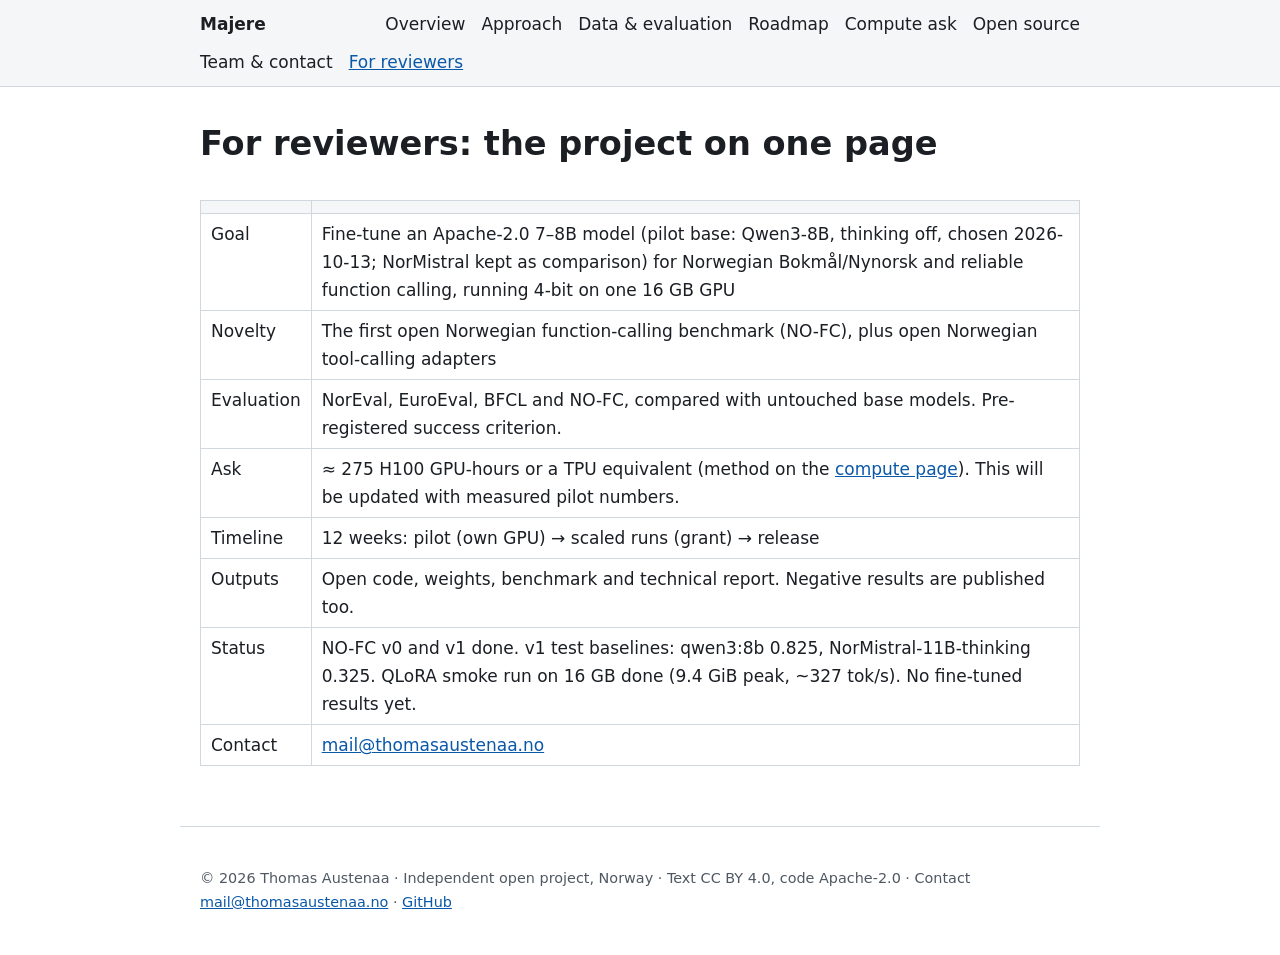
<file: reviewers.html>
<!doctype html><html lang="en"><head><meta charset="utf-8"><meta name="viewport" content="width=device-width,initial-scale=1">
<title>For reviewers · Majere</title><meta name="description" content="Open project: fine-tuning a 7–8B open model for Norwegian (Bokmål and Nynorsk) and reliable function calling, sized to run locally on a single 16 GB GPU. Open data, open evaluation, honest compute plan."><link rel="canonical" href="https://majere.thomasaustenaa.no/reviewers.html">
<meta property="og:type" content="website"><meta property="og:title" content="For reviewers · Majere"><meta property="og:description" content="Open project: fine-tuning a 7–8B open model for Norwegian (Bokmål and Nynorsk) and reliable function calling, sized to run locally on a single 16 GB GPU. Open data, open evaluation, honest compute plan."><meta property="og:url" content="https://majere.thomasaustenaa.no/reviewers.html"><meta property="og:site_name" content="Majere"><meta name="twitter:card" content="summary">
<link rel="icon" href="favicon.svg" type="image/svg+xml"><link rel="stylesheet" href="style.css"></head>
<body><a class="skip" href="#main">Skip to content</a><header><nav aria-label="Main"><a class="brand" href="index.html">Majere</a><a href="index.html">Overview</a><a href="approach.html">Approach</a><a href="evaluation.html">Data & evaluation</a><a href="roadmap.html">Roadmap</a><a href="compute.html">Compute ask</a><a href="open.html">Open source</a><a href="team.html">Team & contact</a><a href="reviewers.html" aria-current="page">For reviewers</a></nav></header><main id="main">

<h1>For reviewers: the project on one page</h1>
<div class="tablewrap"><table><tr><th></th><th></th></tr><tr><td>Goal</td><td>Fine-tune an Apache-2.0 7–8B model (pilot base: Qwen3-8B, thinking off, chosen 2026-10-13; NorMistral kept as comparison) for Norwegian Bokmål/Nynorsk and reliable function calling, running 4-bit on one 16 GB GPU</td></tr><tr><td>Novelty</td><td>The first open Norwegian function-calling benchmark (NO-FC), plus open Norwegian tool-calling adapters</td></tr><tr><td>Evaluation</td><td>NorEval, EuroEval, BFCL and NO-FC, compared with untouched base models. Pre-registered success criterion.</td></tr><tr><td>Ask</td><td>≈ 275 H100 GPU-hours or a TPU equivalent (method on the <a href="compute.html">compute page</a>). This will be updated with measured pilot numbers.</td></tr><tr><td>Timeline</td><td>12 weeks: pilot (own GPU) → scaled runs (grant) → release</td></tr><tr><td>Outputs</td><td>Open code, weights, benchmark and technical report. Negative results are published too.</td></tr><tr><td>Status</td><td>NO-FC v0 and v1 done. v1 test baselines: qwen3:8b 0.825, NorMistral-11B-thinking 0.325. QLoRA smoke run on 16 GB done (9.4 GiB peak, ~327 tok/s). No fine-tuned results yet.</td></tr><tr><td>Contact</td><td><a href="mailto:mail@thomasaustenaa.no">mail@thomasaustenaa.no</a></td></tr></table></div>
</main><footer>© 2026 Thomas Austenaa · Independent open project, Norway · Text CC BY 4.0, code Apache-2.0 · Contact <a href="mailto:mail@thomasaustenaa.no">mail@thomasaustenaa.no</a> · <a href="https://github.com/tussienorway/majere-nofc">GitHub</a></footer></body></html>
</file>
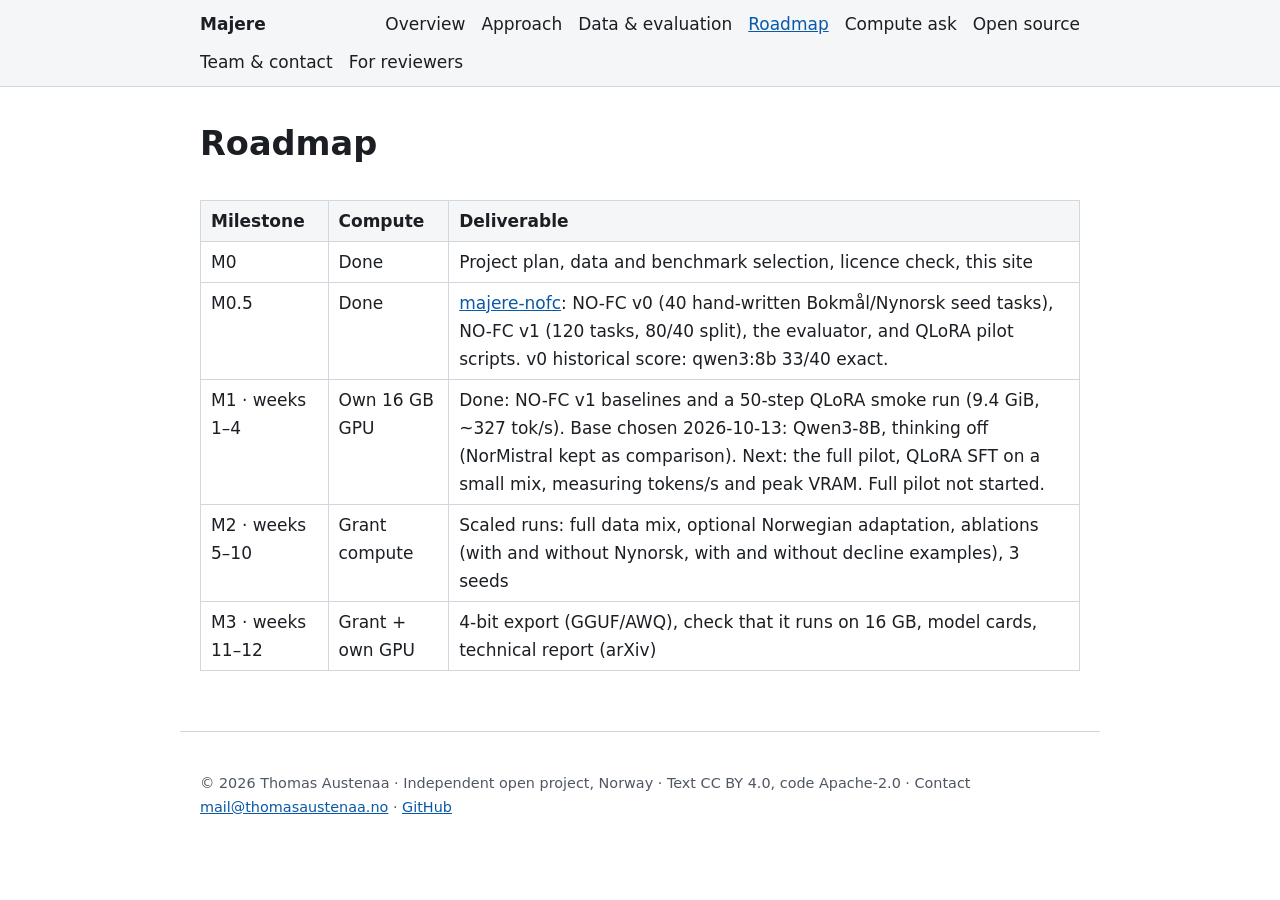
<file: roadmap.html>
<!doctype html><html lang="en"><head><meta charset="utf-8"><meta name="viewport" content="width=device-width,initial-scale=1">
<title>Roadmap · Majere</title><meta name="description" content="Open project: fine-tuning a 7–8B open model for Norwegian (Bokmål and Nynorsk) and reliable function calling, sized to run locally on a single 16 GB GPU. Open data, open evaluation, honest compute plan."><link rel="canonical" href="https://majere.thomasaustenaa.no/roadmap.html">
<meta property="og:type" content="website"><meta property="og:title" content="Roadmap · Majere"><meta property="og:description" content="Open project: fine-tuning a 7–8B open model for Norwegian (Bokmål and Nynorsk) and reliable function calling, sized to run locally on a single 16 GB GPU. Open data, open evaluation, honest compute plan."><meta property="og:url" content="https://majere.thomasaustenaa.no/roadmap.html"><meta property="og:site_name" content="Majere"><meta name="twitter:card" content="summary">
<link rel="icon" href="favicon.svg" type="image/svg+xml"><link rel="stylesheet" href="style.css"></head>
<body><a class="skip" href="#main">Skip to content</a><header><nav aria-label="Main"><a class="brand" href="index.html">Majere</a><a href="index.html">Overview</a><a href="approach.html">Approach</a><a href="evaluation.html">Data & evaluation</a><a href="roadmap.html" aria-current="page">Roadmap</a><a href="compute.html">Compute ask</a><a href="open.html">Open source</a><a href="team.html">Team & contact</a><a href="reviewers.html">For reviewers</a></nav></header><main id="main">
<h1>Roadmap</h1><div class="tablewrap"><table><tr><th>Milestone</th><th>Compute</th><th>Deliverable</th></tr><tr><td>M0</td><td>Done</td><td>Project plan, data and benchmark selection, licence check, this site</td></tr><tr><td>M0.5</td><td>Done</td><td><a href="https://github.com/tussienorway/majere-nofc">majere-nofc</a>: NO-FC v0 (40 hand-written Bokmål/Nynorsk seed tasks), NO-FC v1 (120 tasks, 80/40 split), the evaluator, and QLoRA pilot scripts. v0 historical score: qwen3:8b 33/40 exact.</td></tr><tr><td>M1 · weeks 1–4</td><td>Own 16 GB GPU</td><td>Done: NO-FC v1 baselines and a 50-step QLoRA smoke run (9.4 GiB, ~327 tok/s). Base chosen 2026-10-13: Qwen3-8B, thinking off (NorMistral kept as comparison). Next: the full pilot, QLoRA SFT on a small mix, measuring tokens/s and peak VRAM. Full pilot not started.</td></tr><tr><td>M2 · weeks 5–10</td><td>Grant compute</td><td>Scaled runs: full data mix, optional Norwegian adaptation, ablations (with and without Nynorsk, with and without decline examples), 3 seeds</td></tr><tr><td>M3 · weeks 11–12</td><td>Grant + own GPU</td><td>4-bit export (GGUF/AWQ), check that it runs on 16 GB, model cards, technical report (arXiv)</td></tr></table></div>
</main><footer>© 2026 Thomas Austenaa · Independent open project, Norway · Text CC BY 4.0, code Apache-2.0 · Contact <a href="mailto:mail@thomasaustenaa.no">mail@thomasaustenaa.no</a> · <a href="https://github.com/tussienorway/majere-nofc">GitHub</a></footer></body></html>
</file>
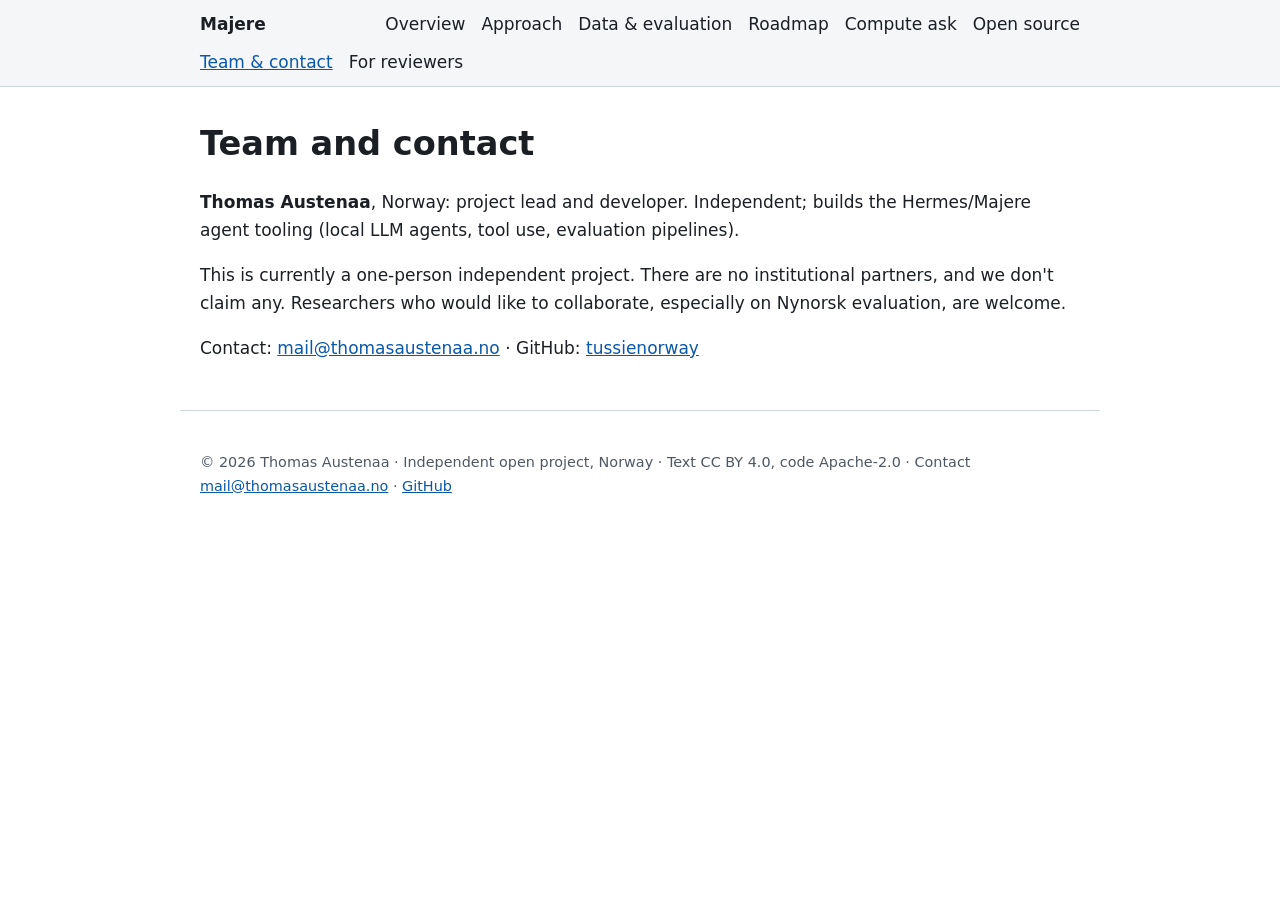
<file: team.html>
<!doctype html><html lang="en"><head><meta charset="utf-8"><meta name="viewport" content="width=device-width,initial-scale=1">
<title>Team & contact · Majere</title><meta name="description" content="Open project: fine-tuning a 7–8B open model for Norwegian (Bokmål and Nynorsk) and reliable function calling, sized to run locally on a single 16 GB GPU. Open data, open evaluation, honest compute plan."><link rel="canonical" href="https://majere.thomasaustenaa.no/team.html">
<meta property="og:type" content="website"><meta property="og:title" content="Team & contact · Majere"><meta property="og:description" content="Open project: fine-tuning a 7–8B open model for Norwegian (Bokmål and Nynorsk) and reliable function calling, sized to run locally on a single 16 GB GPU. Open data, open evaluation, honest compute plan."><meta property="og:url" content="https://majere.thomasaustenaa.no/team.html"><meta property="og:site_name" content="Majere"><meta name="twitter:card" content="summary">
<link rel="icon" href="favicon.svg" type="image/svg+xml"><link rel="stylesheet" href="style.css"></head>
<body><a class="skip" href="#main">Skip to content</a><header><nav aria-label="Main"><a class="brand" href="index.html">Majere</a><a href="index.html">Overview</a><a href="approach.html">Approach</a><a href="evaluation.html">Data & evaluation</a><a href="roadmap.html">Roadmap</a><a href="compute.html">Compute ask</a><a href="open.html">Open source</a><a href="team.html" aria-current="page">Team & contact</a><a href="reviewers.html">For reviewers</a></nav></header><main id="main">

<h1>Team and contact</h1>
<p><b>Thomas Austenaa</b>, Norway: project lead and developer. Independent; builds the Hermes/Majere agent tooling (local LLM agents, tool use, evaluation pipelines).</p>
<p>This is currently a one-person independent project. There are no institutional partners, and we don't claim any. Researchers who would like to collaborate, especially on Nynorsk evaluation, are welcome.</p>
<p>Contact: <a href="mailto:mail@thomasaustenaa.no">mail@thomasaustenaa.no</a> · GitHub: <a href="https://github.com/tussienorway">tussienorway</a></p>
</main><footer>© 2026 Thomas Austenaa · Independent open project, Norway · Text CC BY 4.0, code Apache-2.0 · Contact <a href="mailto:mail@thomasaustenaa.no">mail@thomasaustenaa.no</a> · <a href="https://github.com/tussienorway/majere-nofc">GitHub</a></footer></body></html>
</file>
<file: style.css>
:root{--fg:#1b1f24;--muted:#4f5862;--acc:#0a58a8;--bg:#fff;--soft:#f4f6f8;--line:#d0d7de;--warn:#8a6100}
*{box-sizing:border-box}html{scroll-behavior:smooth}
body{margin:0;font:17px/1.65 system-ui,-apple-system,"Segoe UI",Roboto,sans-serif;color:var(--fg);background:var(--bg)}
.skip{position:absolute;left:-999px}.skip:focus{left:8px;top:8px;background:#fff;padding:8px;z-index:9}
header{background:var(--soft);border-bottom:1px solid var(--line)}
nav,main,footer{max-width:920px;margin:auto;padding:0 20px}
nav{display:flex;flex-wrap:wrap;gap:6px 16px;align-items:center;min-height:60px;padding-top:8px;padding-bottom:8px}
nav a{color:var(--fg);text-decoration:none;padding:2px 0}nav a:hover,nav a[aria-current]{text-decoration:underline;color:var(--acc)}
nav .brand{font-weight:700;margin-right:auto}
a{color:var(--acc)}a:focus-visible{outline:3px solid #f2b600;outline-offset:2px}
h1{font-size:clamp(1.6rem,4vw,2.1rem);line-height:1.25;margin-top:36px}
h2{margin-top:40px;border-bottom:1px solid var(--line);padding-bottom:6px}
.lead{font-size:1.15rem;color:var(--muted)}
.box{border:1px solid var(--line);border-left:5px solid var(--acc);background:var(--soft);padding:14px 18px;border-radius:6px;margin:20px 0}
.pending{border:2px dashed var(--warn);background:#fff8e1;padding:14px 18px;border-radius:8px}
.tag{display:inline-block;background:var(--warn);color:#fff;border-radius:4px;padding:0 8px;font-size:.8rem;font-weight:700}
.cards{display:grid;grid-template-columns:repeat(auto-fit,minmax(230px,1fr));gap:14px}
.cards a{display:block;border:1px solid var(--line);border-radius:8px;padding:14px;text-decoration:none;color:var(--fg)}.cards a:hover{border-color:var(--acc)}
.cards b{color:var(--acc)}
.tablewrap{overflow-x:auto}table{border-collapse:collapse;width:100%;margin:12px 0}th,td{border:1px solid var(--line);padding:6px 10px;text-align:left;vertical-align:top}th{background:var(--soft)}
pre{background:var(--soft);padding:14px;border-radius:6px;overflow-x:auto;font-size:.9rem}code{background:var(--soft);padding:1px 5px;border-radius:4px}
ol.refs li{margin-bottom:8px}
footer{color:var(--muted);font-size:.9rem;padding:40px 20px;border-top:1px solid var(--line);margin-top:48px}
@media (prefers-color-scheme:dark){:root{--fg:#e6edf3;--muted:#9da7b3;--acc:#58a6ff;--bg:#0d1117;--soft:#161b22;--line:#30363d}.pending{background:#2b2300}}
</file>
